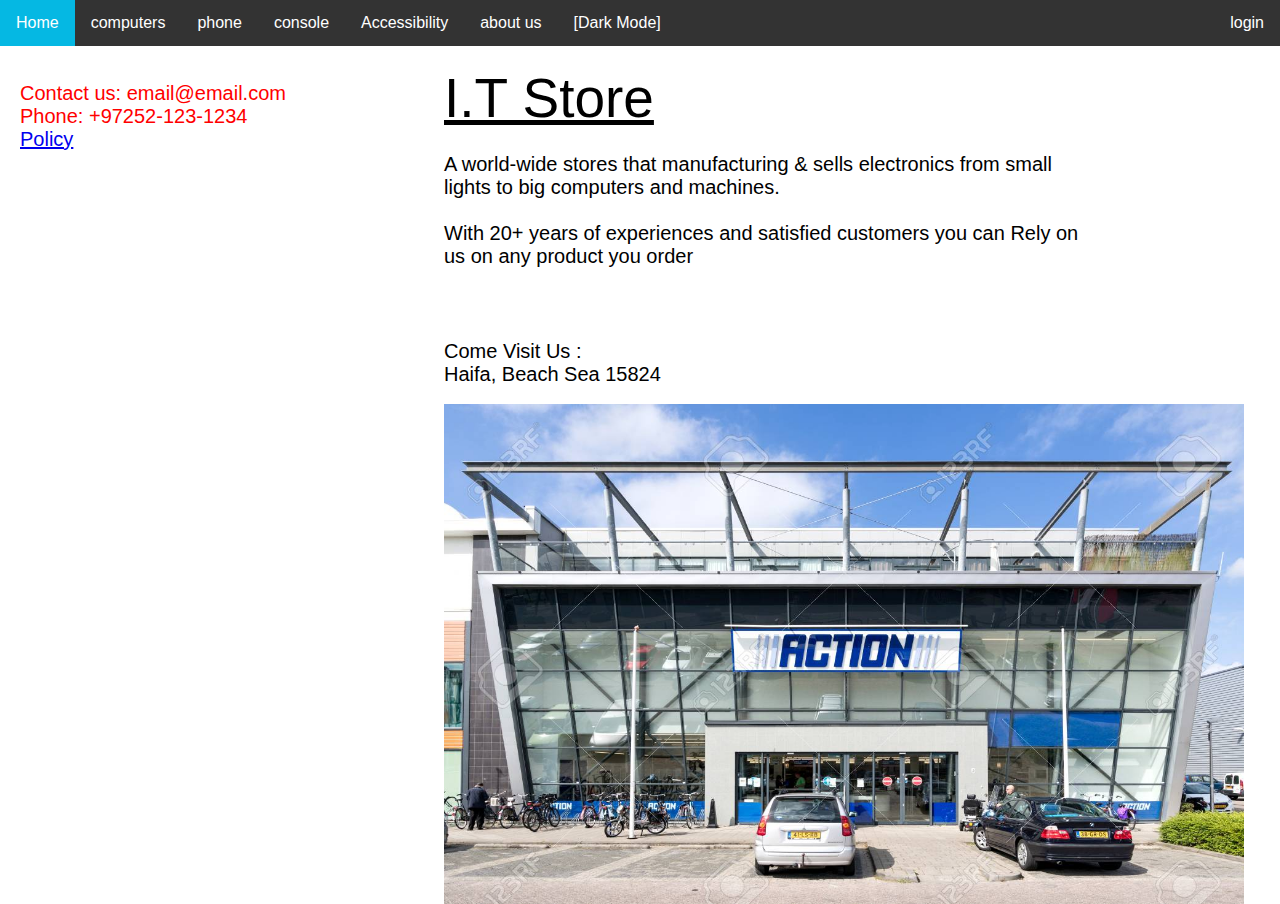
<file: about.html>
<html>

<head>
    <title>I.T Store</title>
    <link rel="stylesheet" type="text/css" href="style.css">
    <script>
        function myFunction() {
            var element = document.body;
            element.classList.toggle("dark-mode");
        }
    </script>
</head>

<body>
    <!-- Top navigation -->
    <div class="navbar">
        <a href="Index.php">Home</a>
        <div class="subnav">
            <button class="subnavbtn">computers <i class="fa fa-caret-down"></i></button>
            <div class="subnav-content">
                <a href="computers.html">labtob</a>
                <a href="#team">pc </a>
                <a href="#careers">pc parts</a>
            </div>
        </div>
        <div class="subnav">
            <button class="subnavbtn">phone <i class="fa fa-caret-down"></i></button>
            <div class="subnav-content">
                <a href="phones.html">smartphone</a>
                <a href="#deliver">tablet</a>
                <a href="#package">smart watch</a>
                <a href="#express">smsmartphones accessories </a>
            </div>
        </div>
        <div class="subnav">
            <button class="subnavbtn">console <i class="fa fa-caret-down"></i></button>
            <div class="subnav-content">
                <a href="#link1">sony playStation</a>
                <a href="#link2">xbox</a>
                <a href="#link3">nintendo switch</a>

            </div>
        </div>
        <a href="accessibility.html">Accessibility</a>
        <a href="about.html">about us</a>


        <a onclick="myFunction()">[Dark Mode]</a>

        <a id="login" href="login.php">login</a>

    </div>
    <!-- Top navigation -->


    <section>
        <nav>
            <ul>
                <about_Side>
                    <li>Contact us: email@email.com</li>
                    <li>Phone: +97252-123-1234</li>
                    <li><a href="#">Policy</a></li>
                    <about_Side>
            </ul>
        </nav>

        <article>
            <about_Title>I.T Store</about_Title>
            <about_Sub>
                <br><br> A world-wide stores that manufacturing & sells electronics from small lights to big computers and machines.
                <br><br> With 20+ years of experiences and satisfied customers you can Rely on us on any product you order
            </about_Sub>
            <br><br><br><br><br>
            <about_Sub>Come Visit Us :<br>Haifa, Beach Sea 15824</about_Sub><br><br>
            <img src="pics/front.jpg" height="500" width="800">

        </article>


    </section>




    <footer>
    </footer>


</body>

</html>
</file>
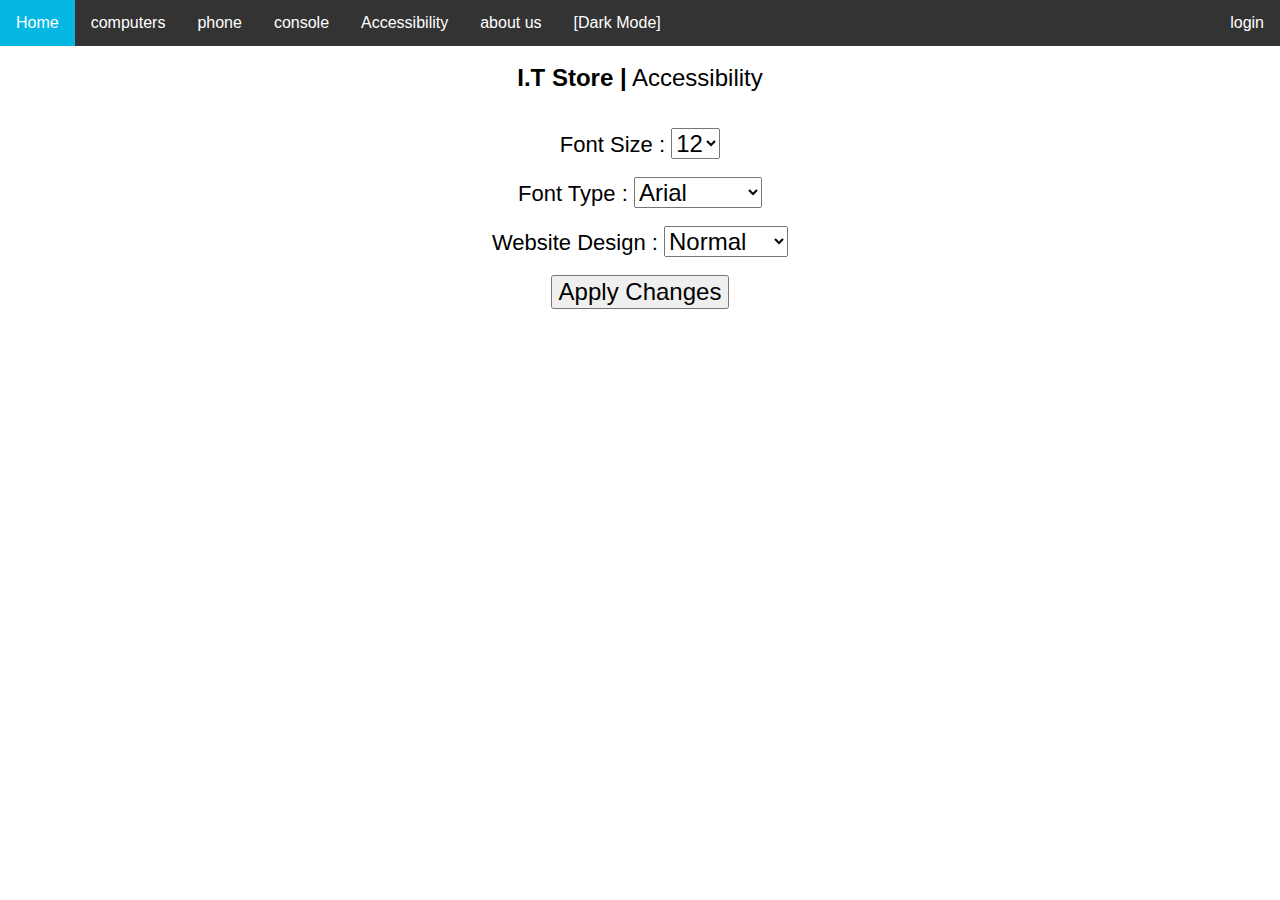
<file: accessibility.html>
<html>

<head>
    <title>Signup | I.T Store</title>
    <script>
        function myFunction() {
            var element = document.body;
            element.classList.toggle("dark-mode");
        }
    </script>
    <link id="pagestyle" rel="stylesheet" type="text/css" href="style.css">
</head>

<body>
    <center>
        <!-- Top navigation -->
        <div class="navbar">
            <a href="Index.php">Home</a>
            <div class="subnav">
                <button class="subnavbtn">computers <i class="fa fa-caret-down"></i></button>
                <div class="subnav-content">
                    <a href="computers.html">labtob</a>
                    <a href="#team">pc </a>
                    <a href="#careers">pc parts</a>
                </div>
            </div>
            <div class="subnav">
                <button class="subnavbtn">phone <i class="fa fa-caret-down"></i></button>
                <div class="subnav-content">
                    <a href="phones.html">smartphone</a>
                    <a href="#deliver">tablet</a>
                    <a href="#package">smart watch</a>
                    <a href="#express">smsmartphones accessories </a>
                </div>
            </div>
            <div class="subnav">
                <button class="subnavbtn">console <i class="fa fa-caret-down"></i></button>
                <div class="subnav-content">
                    <a href="#link1">sony playStation</a>
                    <a href="#link2">xbox</a>
                    <a href="#link3">nintendo switch</a>

                </div>
            </div>
            <a href="accessibility.html">Accessibility</a>
            <a href="about.html">about us</a>


            <a onclick="myFunction()">[Dark Mode]</a>

            <a id="login" href="login.php">login</a>

        </div>
        <!-- Top navigation -->


        <br>

        <div class="container">
            <nobr class="Accessibility_Title"><b>I.T Store |</b> Accessibility</nobr>
            <br>
            <br>
            <br>
            <access>Font Size : </access>
            <select class="Accessibility">
	  <option value="12">12</option>
	  <option value="14">14</option>
	  <option value="16">16</option>
	  <option value="18">18</option>
	  <option value="20">20</option>
	  <option value="22">22</option>
	  <option value="24">24</option>
	</select>
            <br><br>
            <access>Font Type : </access>
            <select class="Accessibility">
	  <option value="Arial">Arial</option>
	  <option value="Bold">Bold</option>
	  <option value="Italic"">Italic</option>
	  <option value="Italic-Bold">Italic-Bold</option>
	</select>
            <br><br>
            <access>Website Design : </access>
            <select class="Accessibility">
	  <option value="Normal">Normal</option>
	  <option value="DarkRed">Dark Red</option>
	</select>


            <br>
            <br>
            <button type="submit" class="Accessibility">Apply Changes</button>

        </div>



    </center>
</body>

</html>
</file>
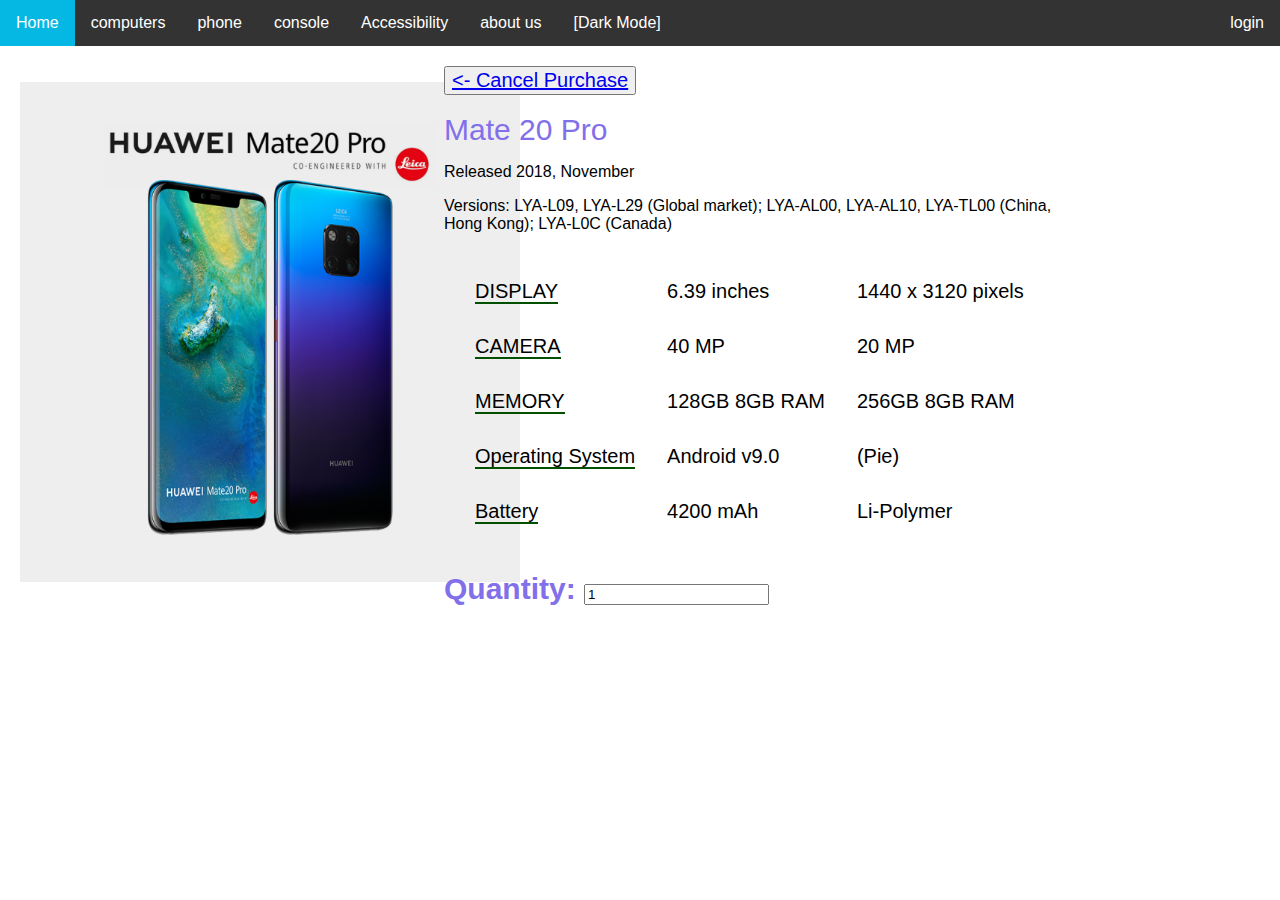
<file: cart.html>
<html>

<head>
    <title>Cart | I.T Store</title>

    </style>

    <body class="backgroundColor">
        <link rel="stylesheet" type="text/css" href="style.css">

        <!-- Top navigation -->
        <div class="navbar">
            <a href="Index.php">Home</a>
            <div class="subnav">
                <button class="subnavbtn">computers <i class="fa fa-caret-down"></i></button>
                <div class="subnav-content">
                    <a href="computers.html">labtob</a>
                    <a href="#team">pc </a>
                    <a href="#careers">pc parts</a>
                </div>
            </div>
            <div class="subnav">
                <button class="subnavbtn">phone <i class="fa fa-caret-down"></i></button>
                <div class="subnav-content">
                    <a href="phones.html">smartphone</a>
                    <a href="#deliver">tablet</a>
                    <a href="#package">smart watch</a>
                    <a href="#express">smsmartphones accessories </a>
                </div>
            </div>
            <div class="subnav">
                <button class="subnavbtn">console <i class="fa fa-caret-down"></i></button>
                <div class="subnav-content">
                    <a href="#link1">sony playStation</a>
                    <a href="#link2">xbox</a>
                    <a href="#link3">nintendo switch</a>

                </div>
            </div>
            <a href="accessibility.html">Accessibility</a>
            <a href="about.html">about us</a>


            <a onclick="myFunction()">[Dark Mode]</a>

            <a id="login" href="login.php">login</a>

        </div>
        <!-- Top navigation -->

        <section>
            <nav>
                <ul>
                    <img src="pics/mate20.png" width="500" height="500">
                </ul>
            </nav>

            <article>
                <button type="button" class="cancelPurchase"><a href="index.php"><- Cancel Purchase</a></button>
                <br><br>
                <ItemTitle>Mate 20 Pro</ItemTitle>
                <p class="ItemDes">Released 2018, November</p>
                <p class="ItemDes">Versions: LYA-L09, LYA-L29 (Global market); LYA-AL00, LYA-AL10, LYA-TL00 (China, Hong Kong); LYA-L0C (Canada)
                    <p>

                        <table class="ItemTable" border="0.1" cellspacing="30">
                            <tr>
                                <td>
                                    <UnderLine>DISPLAY</UnderLine>
                                </td>
                                <td>6.39 inches</td>
                                <td>1440 x 3120 pixels</td>
                            </tr>
                            <tr>
                                <td>
                                    <UnderLine>CAMERA</UnderLine>
                                </td>
                                <td>40 MP</td>
                                <td>20 MP</td>
                            </tr>
                            <tr>
                                <td>
                                    <UnderLine>MEMORY</UnderLine>
                                </td>
                                <td>128GB 8GB RAM</td>
                                <td>256GB 8GB RAM</td>

                            </tr>
                            <tr>
                                <td>
                                    <UnderLine>Operating System</UnderLine>
                                </td>
                                <td>Android v9.0</td>
                                <td>(Pie)</td>
                            </tr>
                            <tr>
                                <td>
                                    <UnderLine>Battery</UnderLine>
                                </td>
                                <td>4200 mAh</td>
                                <td>Li-Polymer</td>
                            </tr>

                        </table>
                        <br>
                        <b><ItemTitle>Quantity: </ItemTitle></b><input type="number" id="myNumber" value="1">




                        <footer>
                            <p></p>
                        </footer>


    </body>
</head>

</html>
</file>
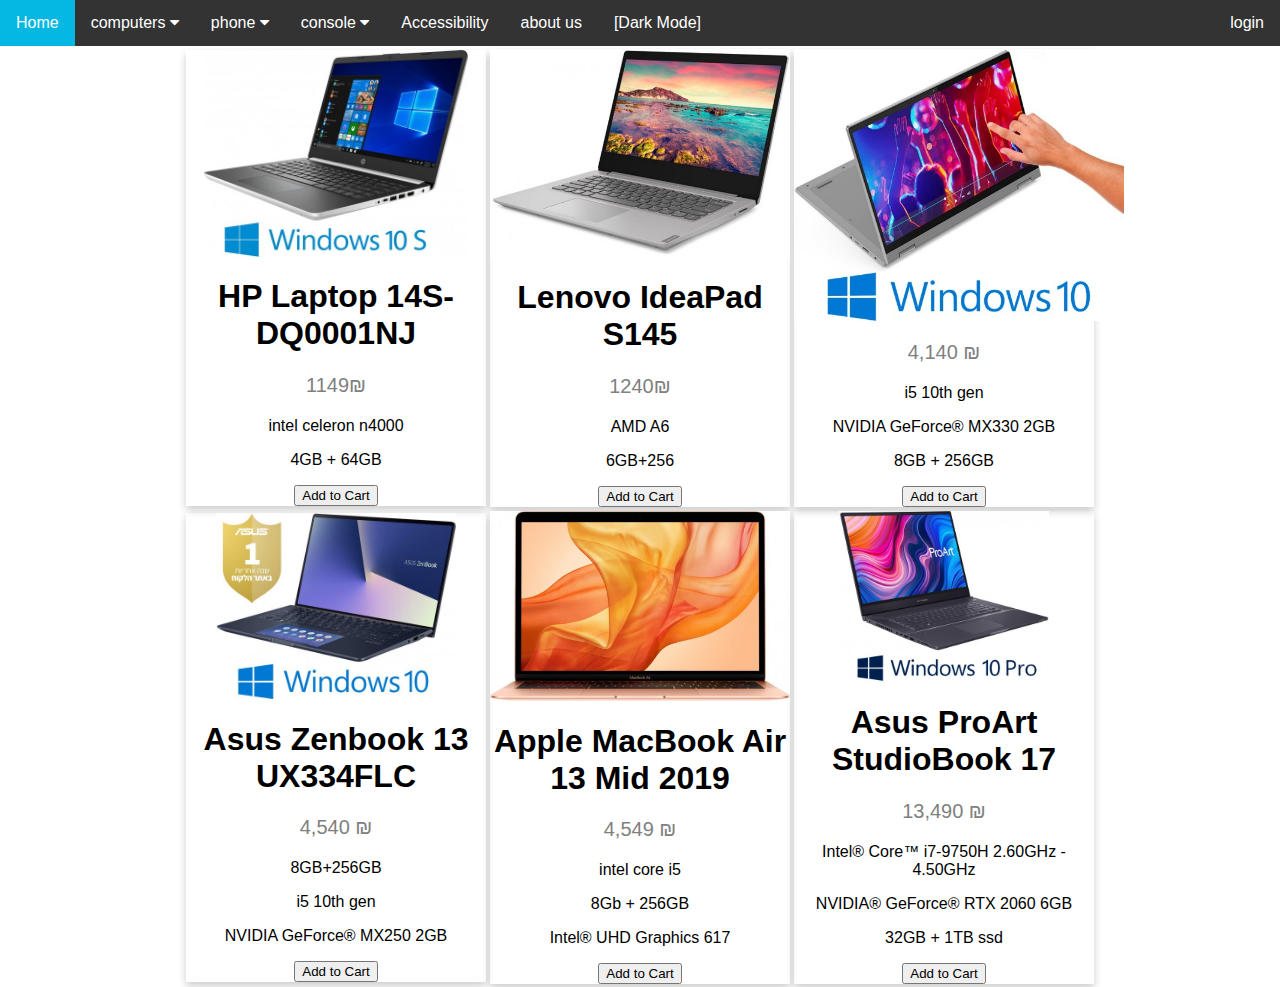
<file: computers.html>
<html>

<head>
    <title>I.T Store</title>

    <script>
        function myFunction() {
            var element = document.body;
            element.classList.toggle("dark-mode");
        }
    </script>
    <link rel="stylesheet" type="text/css" href="style.css">
</head>

<body>
    <!-- Top navigation -->
    <meta name="viewport" content="width=device-width, initial-scale=1">
    <link rel="stylesheet" href="https://cdnjs.cloudflare.com/ajax/libs/font-awesome/4.7.0/css/font-awesome.min.css">



    <div class="navbar">
        <a href="Index.php">Home</a>
        <div class="subnav">
            <button class="subnavbtn">computers <i class="fa fa-caret-down"></i></button>
            <div class="subnav-content">
                <a href="computers.html">labtob</a>
                <a href="pc.html">pc </a>
                <a href="#careers">pc parts</a>
            </div>
        </div>
        <div class="subnav">
            <button class="subnavbtn">phone <i class="fa fa-caret-down"></i></button>
            <div class="subnav-content">
                <a href="phones.html">smartphone</a>
                <a href="#deliver">tablet</a>
                <a href="#package">smart watch</a>
                <a href="#express">smsmartphones accessories </a>
            </div>
        </div>
        <div class="subnav">
            <button class="subnavbtn">console <i class="fa fa-caret-down"></i></button>
            <div class="subnav-content">
                <a href="#link1">sony playStation</a>
                <a href="#link2">xbox</a>
                <a href="#link3">nintendo switch</a>

            </div>
        </div>
        <a href="accessibility.html">Accessibility</a>
        <a href="about.html">about us</a>


        <a onclick="myFunction()">[Dark Mode]</a>

        <a id="login" href="login.php">login</a>

    </div>
    <!-- Top navigation -->
    <table align="center">
        <td>
            <div class="phone">
                <img src="pics/HP Laptop 14S-DQ0001NJ.jpg" style="width:88%">
                <h1>HP Laptop 14S-DQ0001NJ</h1>
                <p class="price">1149₪</p>
                <p>intel celeron n4000</p>
                <p>4GB + 64GB</p>
                <a href="cart.html">
                    <p><button>Add to Cart</button></p>
                </a>
            </div>
        </td>
        <td>
            <div class="phone">
                <img src="pics/Lenovo IdeaPad S145.jpg" style="width:100%">
                <h1>Lenovo IdeaPad S145</h1>
                <p class="price">1240₪</p>
                <p>AMD A6</p>
                <p>6GB+256</p>
                <a href="cart.html">
                    <p><button>Add to Cart</button></p>
                </a>
            </div>
        </td>
        <td>
            <div class="phone">
                <img src="pics/Lenovo IdeaPad Flex 5-14IIL.jpg" style="width:110%">
                <p class="price">4,140 ₪</p>
                <p>i5 10th gen</p>
                <p>NVIDIA GeForce® MX330 2GB</p>
                <p>8GB + 256GB</p>
                <a href="cart.html">
                    <p><button>Add to Cart</button></p>
                </a>
            </div>
        </td>
        </tr>

        <tr>
            <td>
                <div class="phone">
                    <img src="pics/Asus Zenbook 13 UX334FLC.jpg" style="width:80%">
                    <h1>Asus Zenbook 13 UX334FLC</h1>
                    <p class="price">4,540 ₪</p>
                    <p>8GB+256GB</p>
                    <p>i5 10th gen</p>
                    <p>NVIDIA GeForce® MX250 2GB</p>
                    <a href="cart.html">
                        <p><button>Add to Cart</button></p>
                    </a>
                </div>
            </td>
            <td>
                <div class="phone">
                    <img src="pics/Apple MacBook Air 13 Mid 2019.jpg" style="width:100%">
                    <h1>Apple MacBook Air 13 Mid 2019 </h1>
                    <p class="price">4,549 ₪</p>
                    <p>intel core i5</p>
                    <p>8Gb + 256GB</p>
                    <p>Intel® UHD Graphics 617</p>
                    <a href="cart.html">
                        <p><button>Add to Cart</button></p>
                    </a>
                </div>
            </td>
            <td>
                <div class="phone">
                    <img src="pics/Asus ProArt StudioBook 17.jpg" style="width:70%">
                    <h1>Asus ProArt StudioBook 17</h1>
                    <p class="price">13,490 ₪</p>
                    <p>Intel® Core™ i7-9750H 2.60GHz - 4.50GHz</p>
                    <p>NVIDIA® GeForce® RTX 2060 6GB</p>
                    <p>32GB + 1TB ssd</p>
                    <a href="cart.html">
                        <p><button>Add to Cart</button></p>
                    </a>
                </div>
            </td>
        </tr>
    </table>
</body>

</html>
</file>
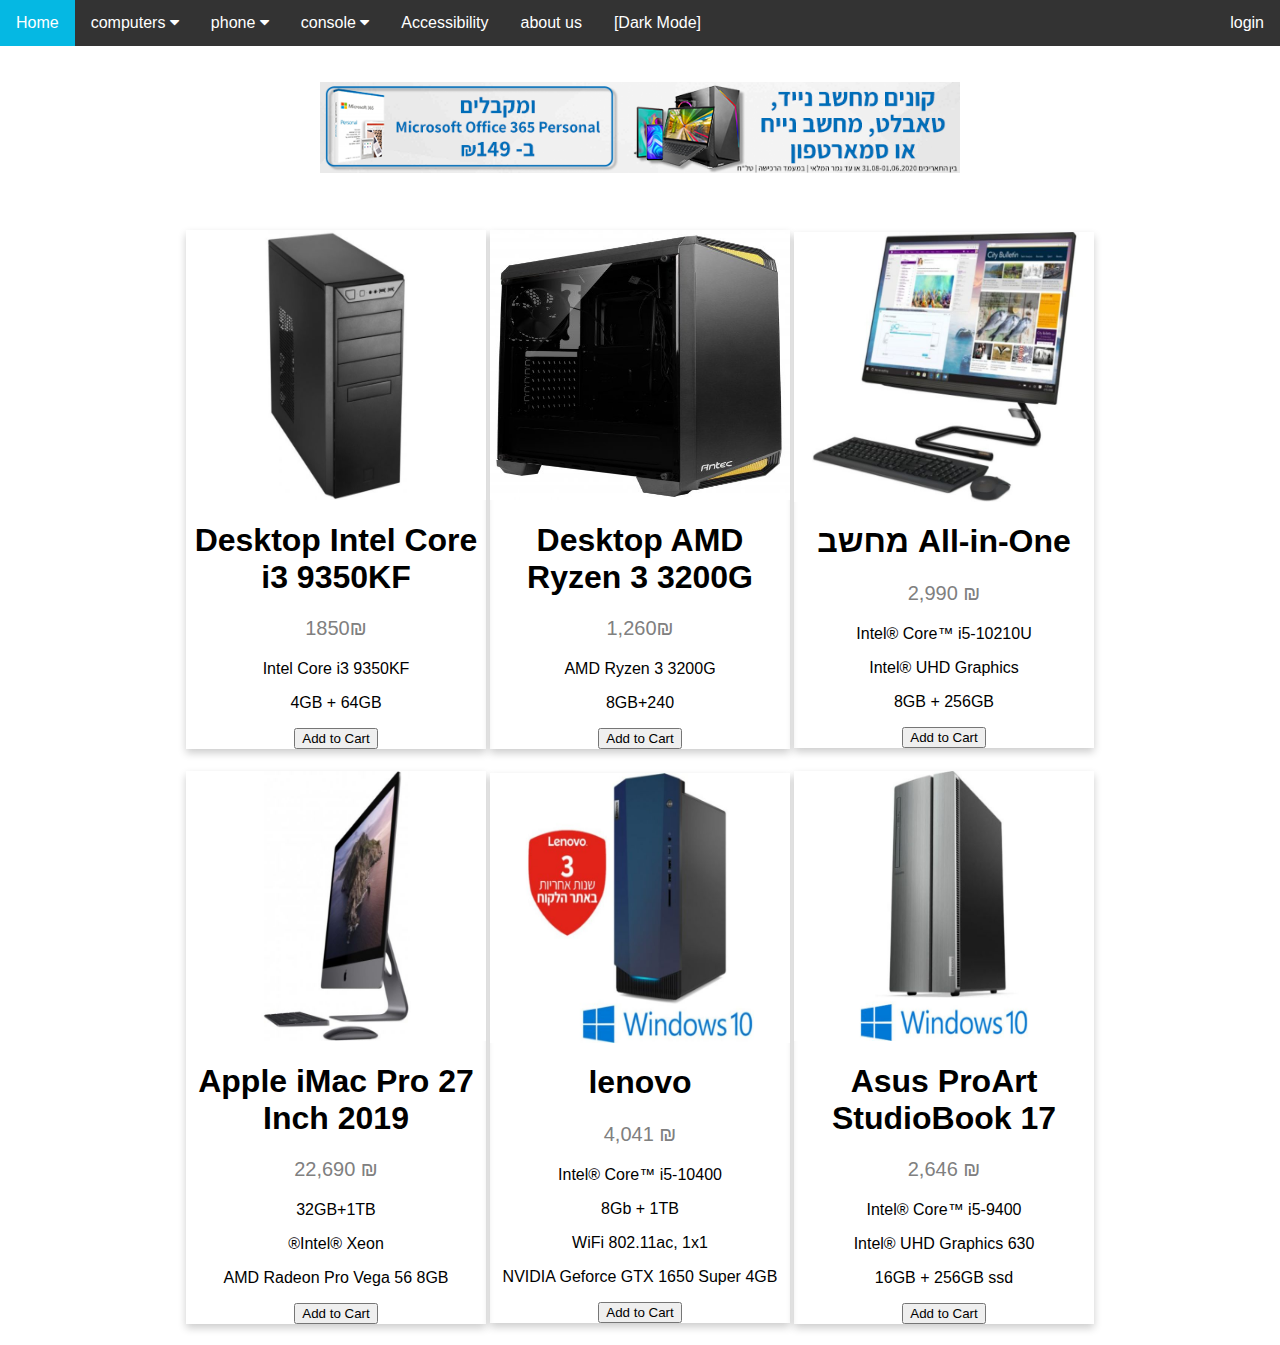
<file: pc.html>
<html>

<head>
    <title>I.T Store</title>

    <script>
        function myFunction() {
            var element = document.body;
            element.classList.toggle("dark-mode");
        }
    </script>
    <link rel="stylesheet" type="text/css" href="style.css">
</head>

<body>
    <!-- Top navigation -->
    <meta name="viewport" content="width=device-width, initial-scale=1">
    <link rel="stylesheet" href="https://cdnjs.cloudflare.com/ajax/libs/font-awesome/4.7.0/css/font-awesome.min.css">



    <div class="navbar">
        <a href="Index.php">Home</a>
        <div class="subnav">
            <button class="subnavbtn">computers <i class="fa fa-caret-down"></i></button>
            <div class="subnav-content">
                <a href="computers.html">labtob</a>
                <a href="pc.html">pc </a>
                <a href="#careers">pc parts</a>
            </div>
        </div>
        <div class="subnav">
            <button class="subnavbtn">phone <i class="fa fa-caret-down"></i></button>
            <div class="subnav-content">
                <a href="phones.html">smartphone</a>
                <a href="#">tablet</a>
                <a href="#">smart watch</a>
                <a href="#">smsmartphones accessories </a>
            </div>
        </div>
        <div class="subnav">
            <button class="subnavbtn">console <i class="fa fa-caret-down"></i></button>
            <div class="subnav-content">
                <a href="#link1">sony playStation</a>
                <a href="#link2">xbox</a>
                <a href="#link3">nintendo switch</a>

            </div>
        </div>
        <a href="accessibility.html">Accessibility</a>
        <a href="about.html">about us</a>


        <a onclick="myFunction()">[Dark Mode]</a>

        <a id="login" href="login.php">login</a>

    </div>
    <!-- Top navigation -->
    <br>
    <br>
    <style>
        .center {
            display: block;
            margin-left: auto;
            margin-right: auto;
            width: 50%;
        }
    </style>
    <img src="pics/pc/o2.png" class="center">


    <table align="center">
        <td>
            <div class="phone">
                <img src="pics/p1 (2).jpg" width="100%" height="270">
                <h1>Desktop Intel Core i3 9350KF</h1>
                <p class="price ">1850₪</p>
                <p>Intel Core i3 9350KF</p>
                <p>4GB + 64GB</p>
                <a href="cart.html ">
                    <p><button>Add to Cart</button></p>
                </a>
            </div>
        </td>
        <td>
            <div class="phone ">
                <img src="pics/pc/p2.jpg" width="100%" height="270">
                <h1>Desktop AMD Ryzen 3 3200G</h1>
                <p class="price ">1,260₪</p>
                <p>AMD Ryzen 3 3200G</p>
                <p>8GB+240</p>
                <a href="cart.html ">
                    <p><button>Add to Cart</button></p>
                </a>
            </div>
        </td>

        <br>
        <td>
            <div class="phone ">
                <img src="pics/pc/p3(1) (1).jpg" width="100%" height="270">
                <h1>מחשב All-in-One</h1>
                <p class="price ">2,990 ₪</p>
                <p>Intel® Core™ i5-10210U</p>
                <p> Intel® UHD Graphics</p>
                <p>8GB + 256GB</p>
                <a href="cart.html ">
                    <p><button>Add to Cart</button></p>
                </a>
            </div>
        </td>
        </tr>
        <br>
        <br>
        <td>
            <br>
            <div class="phone ">
                <img src="pics/pc/p4 (1).jpg" width="100%" height="270">
                <h1> Apple iMac Pro 27 Inch 2019</h1>
                <p class="price ">22,690 ₪</p>
                <p>32GB+1TB</p>
                <p>®Intel® Xeon</p>
                <p>AMD Radeon Pro Vega 56 8GB</p>
                <a href="cart.html ">
                    <p><button>Add to Cart</button></p>
                </a>
            </div>
        </td>
        <td>
            <br>
            <div class="phone ">
                <img src="pics/pc/p5 (1).jpg" width="100%" height="270">
                <h1>lenovo </h1>
                <p class="price ">4,041 ₪</p>
                <p>Intel® Core™ i5-10400</p>
                <p>8Gb + 1TB</p>
                <p> WiFi 802.11ac, 1x1</p>
                <p>NVIDIA Geforce GTX 1650 Super 4GB</p>
                <a href="cart.html ">
                    <p><button>Add to Cart</button></p>
                </a>
            </div>
        </td>
        <td>
            <br>
            <div class="phone ">
                <img src="pics/pc/p6 (1).jpg" width="100%" height="270">
                <h1>Asus ProArt StudioBook 17</h1>
                <p class="price ">2,646 ₪</p>
                <p>Intel® Core™ i5-9400 </p>
                <p>Intel® UHD Graphics 630</p>
                <p>16GB + 256GB ssd</p>
                <a href="cart.html ">
                    <p><button>Add to Cart</button></p>
                </a>
            </div>
        </td>
        </tr>

    </table>
    <br>
</body>

</html>
</file>
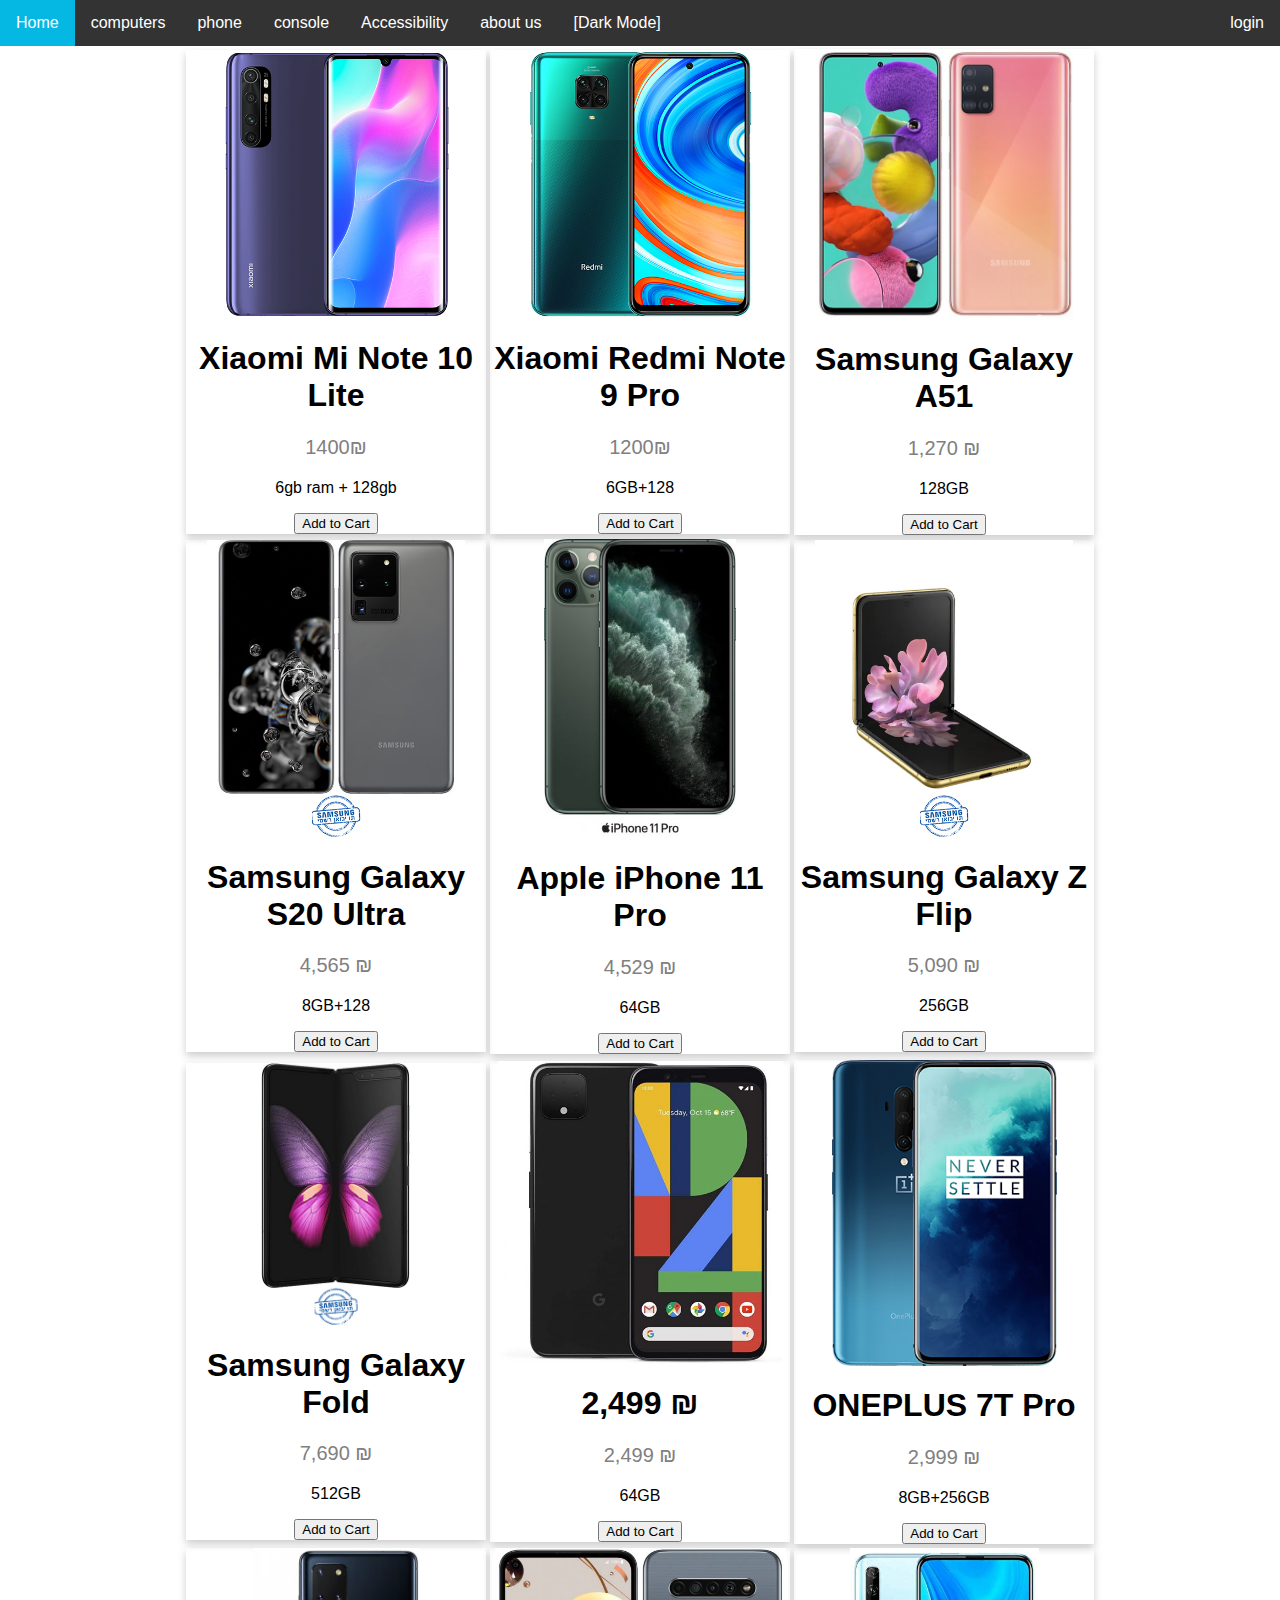
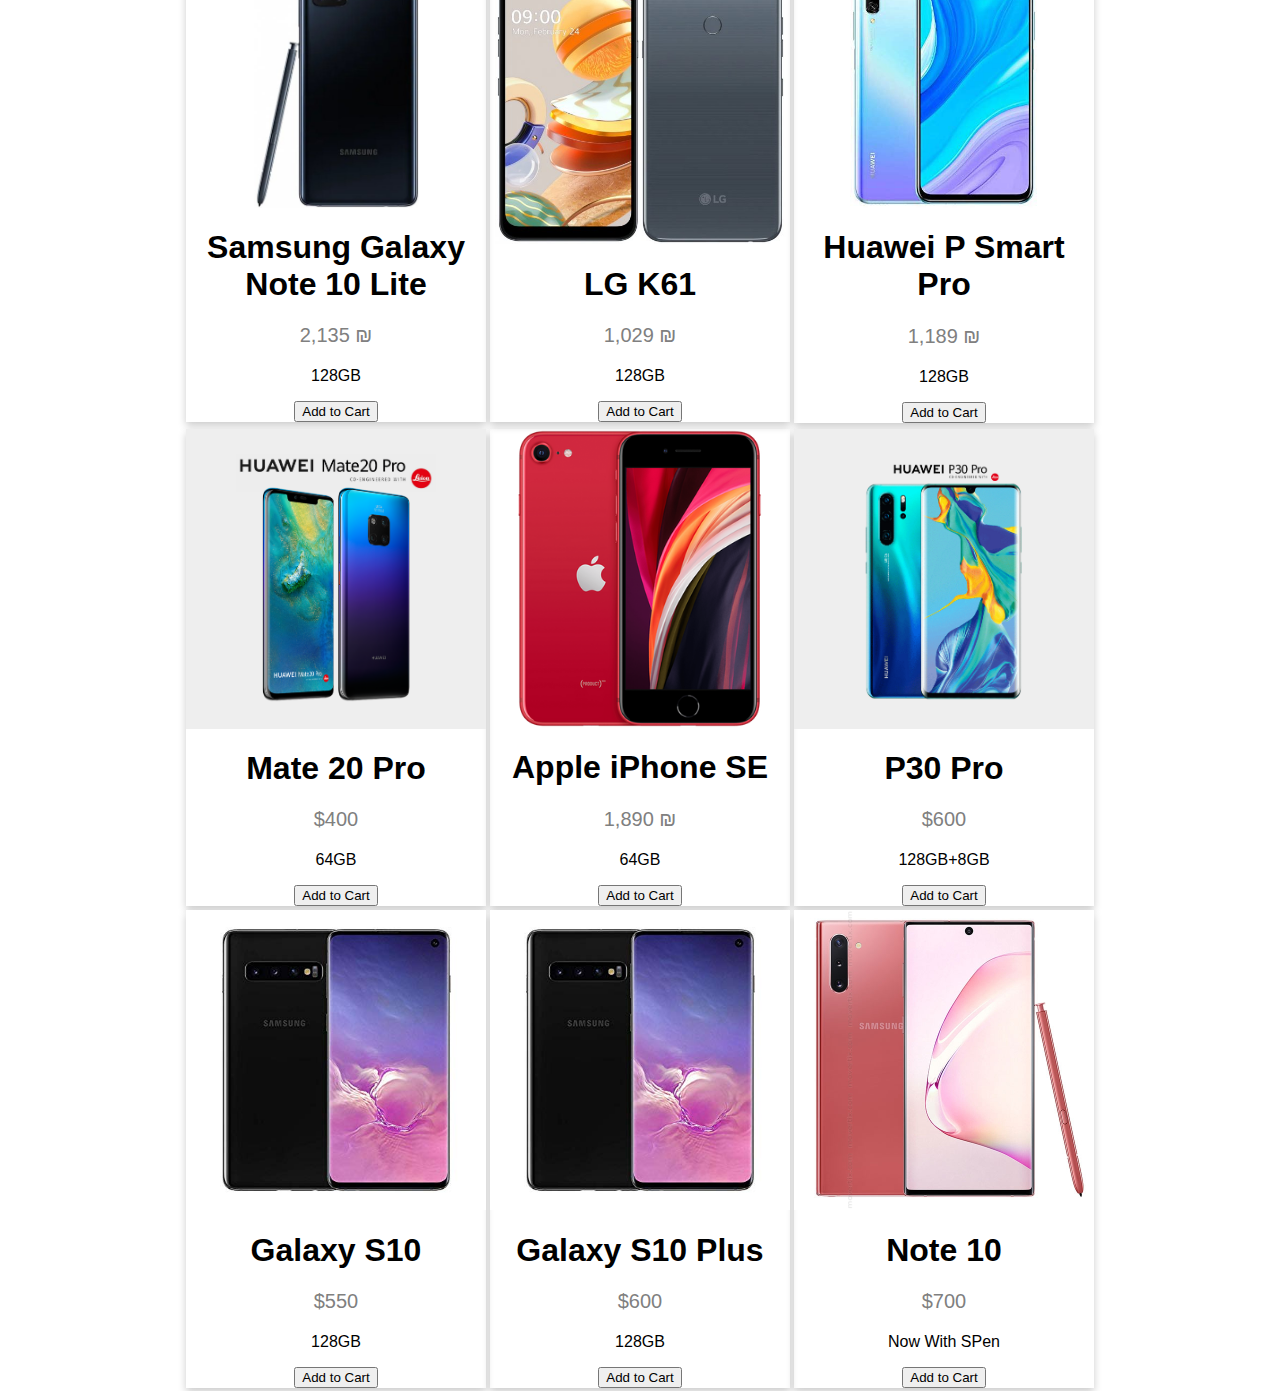
<file: phones.html>
<html>

<head>
    <title>IT Store</title>
    <script>
        function myFunction() {
            var element = document.body;
            element.classList.toggle("dark-mode");
        }
    </script>
    <link rel="stylesheet" type="text/css" href="style.css">
</head>

<body>
    <!-- Top navigation -->
    <div class="navbar">
        <a href="Index.php">Home</a>
        <div class="subnav">
            <button class="subnavbtn">computers <i class="fa fa-caret-down"></i></button>
            <div class="subnav-content">
                <a href="computers.html">labtob</a>
                <a href="pc.html">pc </a>
                <a href="#careers">pc parts</a>
            </div>
        </div>
        <div class="subnav">
            <button class="subnavbtn">phone <i class="fa fa-caret-down"></i></button>
            <div class="subnav-content">
                <a href="phones.html">smartphone</a>
                <a href="#deliver">tablet</a>
                <a href="#package">smart watch</a>
                <a href="#express">smsmartphones accessories </a>
            </div>
        </div>
        <div class="subnav">
            <button class="subnavbtn">console <i class="fa fa-caret-down"></i></button>
            <div class="subnav-content">
                <a href="#link1">sony playStation</a>
                <a href="#link2">xbox</a>
                <a href="#link3">nintendo switch</a>

            </div>
        </div>
        <a href="accessibility.html">Accessibility</a>
        <a href="about.html">about us</a>


        <a onclick="myFunction()">[Dark Mode]</a>

        <a id="login" href="login.php">login</a>

    </div>
    <!-- Top navigation -->
    <table align="center">
        <td>
            <div class="phone">
                <img src="pics/xiaomi mi note 10 lite.jpg" style="width:75%">
                <h1>Xiaomi Mi Note 10 Lite</h1>
                <p class="price">1400₪</p>
                <p>6gb ram + 128gb</p>
                <a href="cart.html">
                    <p><button>Add to Cart</button></p>
                </a>
            </div>
        </td>
        <td>
            <div class="phone">
                <img src="pics/xiaomi redmi note 9 pro.jpg" style="width:75%">
                <h1>Xiaomi Redmi Note 9 Pro</h1>
                <p class="price">1200₪</p>
                <p>6GB+128</p>
                <a href="cart.html">
                    <p><button>Add to Cart</button></p>
                </a>
            </div>
        </td>
        <td>
            <div class="phone">
                <img src="pics/Samsung Galaxy A51.jpg" style="width:86%">
                <h1>Samsung Galaxy A51 </h1>
                <p class="price">1,270 ₪</p>
                <p>128GB</p>
                <a href="cart.html">
                    <p><button>Add to Cart</button></p>
                </a>
            </div>
        </td>
        </tr>

        <tr>
            <td>
                <div class="phone">
                    <img src="pics/Samsung Galaxy S20 Ultra.jpg" style="width:86%">
                    <h1>Samsung Galaxy S20 Ultra</h1>
                    <p class="price">4,565 ₪</p>
                    <p>8GB+128</p>
                    <a href="cart.html">
                        <p><button>Add to Cart</button></p>
                    </a>
                </div>
            </td>
            <td>
                <div class="phone">
                    <img src="pics/Apple iPhone 11 Pro.jpg" style="width:64%">
                    <h1>Apple iPhone 11 Pro</h1>
                    <p class="price">4,529 ₪</p>
                    <p>64GB</p>
                    <a href="cart.html">
                        <p><button>Add to Cart</button></p>
                    </a>
                </div>
            </td>
            <td>
                <div class="phone">
                    <img src="pics/Samsung Galaxy Z Flip.jpg" style="width:86%">
                    <h1>Samsung Galaxy Z Flip</h1>
                    <p class="price">5,090 ₪</p>
                    <p>256GB</p>
                    <a href="cart.html">
                        <p><button>Add to Cart</button></p>
                    </a>
                </div>
            </td>
        </tr>
    </table>

    <table align="center">
        <td>
            <div class="phone">
                <img src="pics/Samsung Galaxy Fold.jpg" style="width:76%">
                <h1>Samsung Galaxy Fold</h1>
                <p class="price">7,690 ₪</p>
                <p>512GB</p>
                <a href="cart.html">
                    <p><button>Add to Cart</button></p>
                </a>
            </div>
        </td>
        <td>
            <div class="phone">
                <img src="pics/Google Pixel 4.jpg" style="width:95%">
                <h1>2,499 ₪</h1>
                <p class="price">2,499 ₪</p>
                <p>64GB</p>
                <a href="cart.html">
                    <p><button>Add to Cart</button></p>
                </a>
            </div>
        </td>
        <td>
            <div class="phone">
                <img src="pics/ONEPLUS 7T Pro.jpg" style="width:75%">
                <h1>ONEPLUS 7T Pro</h1>
                <p class="price">2,999 ₪</p>
                <p>8GB+256GB</p>
                <a href="cart.html">
                    <p><button>Add to Cart</button></p>
                </a>
            </div>
        </td>
        </tr>

        <tr>
            <td>
                <div class="phone">
                    <img src="pics/Samsung Galaxy Note 10 Lite.jpg" style="width:55%">
                    <h1>Samsung Galaxy Note 10 Lite</h1>
                    <p class="price">2,135 ₪</p>
                    <p>128GB</p>
                    <a href="cart.html">
                        <p><button>Add to Cart</button></p>
                    </a>
                </div>
            </td>
            <td>
                <div class="phone">
                    <img src="pics/LG K61.jpg" style="width:97%">
                    <h1>LG K61 </h1>
                    <p class="price">1,029 ₪ </p>
                    <p>128GB</p>
                    <a href="cart.html">
                        <p><button>Add to Cart</button></p>
                    </a>
                </div>
            </td>
            <td>
                <div class="phone">
                    <img src="pics/Huawei P Smart Pro.jpg" style="width:63%">
                    <h1>Huawei P Smart Pro</h1>
                    <p class="price">1,189 ₪</p>
                    <p>128GB</p>
                    <a href="cart.html">
                        <p><button>Add to Cart</button></p>
                    </a>
                </div>
            </td>
        </tr>
    </table>

    <table align="center">
        <td>
            <div class="phone">
                <img src="pics/mate20.png" style="width:100%">
                <h1>Mate 20 Pro</h1>
                <p class="price">$400</p>
                <p>64GB</p>
                <a href="cart.html">
                    <p><button>Add to Cart</button></p>
                </a>
            </div>
        </td>
        <td>
            <div class="phone">
                <img src="pics/Apple iPhone SE.jpg" style="width:82%">
                <h1>Apple iPhone SE</h1>
                <p class="price">1,890 ₪</p>
                <p>64GB</p>
                <a href="cart.html">
                    <p><button>Add to Cart</button></p>
                </a>
            </div>
        </td>
        <td>
            <div class="phone">
                <img src="pics/p30.png" style="width:100%">
                <h1>P30 Pro</h1>
                <p class="price">$600</p>
                <p>128GB+8GB</p>
                <a href="cart.html">
                    <p><button>Add to Cart</button></p>
                </a>
            </div>
        </td>
        </tr>

        <tr>
            <td>
                <div class="phone">
                    <img src="pics/s10.jpg" style="width:100%">
                    <h1>Galaxy S10</h1>
                    <p class="price">$550</p>
                    <p>128GB</p>
                    <a href="cart.html">
                        <p><button>Add to Cart</button></p>
                    </a>
                </div>
            </td>
            <td>
                <div class="phone">
                    <img src="pics/s10.jpg" style="width:100%">
                    <h1>Galaxy S10 Plus</h1>
                    <p class="price">$600</p>
                    <p>128GB</p>
                    <a href="cart.html">
                        <p><button>Add to Cart</button></p>
                    </a>
                </div>
            </td>
            <td>
                <div class="phone">
                    <img src="pics/note10.jpg" style="width:100%">
                    <h1>Note 10</h1>
                    <p class="price">$700</p>
                    <p>Now With SPen</p>
                    <a href="cart.html">
                        <p><button>Add to Cart</button></p>
                    </a>
                </div>
            </td>
        </tr>
    </table>
</body>

</html>
</file>
<file: style.css>
/*Style for NavBar*/

body {
    font-family: Arial, Helvetica, sans-serif;
    margin: 0;
}

.navbar {
    overflow: hidden;
    background-color: #333;
}

.navbar a {
    float: left;
    font-size: 16px;
    color: white;
    text-align: center;
    padding: 14px 16px;
    text-decoration: none;
}

.subnav {
    float: left;
    overflow: hidden;
}

.subnav .subnavbtn {
    font-size: 16px;
    border: none;
    outline: none;
    color: white;
    padding: 14px 16px;
    background-color: inherit;
    font-family: inherit;
    margin: 0;
}

.navbar a:hover,
.subnav:hover .subnavbtn {
    background-color: #05B8E3;
}

.subnav-content {
    display: none;
    position: absolute;
    left: 0;
    background-color: #05B8E3;
    width: 100%;
    z-index: 1;
}

.subnav-content a {
    float: left;
    color: white;
    text-decoration: none;
}

.subnav-content a:hover {
    background-color: #eee;
    color: black;
}

.subnav:hover .subnav-content {
    display: block;
}

#login {
    float: right;
}

#signup {
    float: right;
}


/* Responsive navigation menu (for mobile devices) */

@media screen and (max-width: 600px) {
    .topnav a,
    .topnav-right {
        float: none;
        display: block;
    }
    .topnav-centered a {
        position: relative;
        top: 0;
        left: 0;
        transform: none;
    }
}


/*Style for NavBar*/


/*Dark Mode*/

.dark-mode {
    background-color: #333;
    color: white;
}

body {
    margin: 0;
    background-color: white;
}

.header {
    background-color: #f1f1f1;
    padding: 0px;
    text-align: center;
}

.phone {
    box-shadow: 0 4px 8px 0 rgba(0, 0, 0, 0.2);
    max-width: 300px;
    margin: auto;
    text-align: center;
    font-family: arial;
}

.price {
    color: gray;
    font-size: 20px;
}

nav {
    float: left;
    width: 30%;
    height: 300px;
    /* only for demonstration, should be removed */
    padding: 20px;
}

nav ul {
    list-style-type: none;
    padding: 0;
}

article {
    float: left;
    padding: 20px;
    width: 50%;
    height: 300px;
    /* only for demonstration, should be removed */
}

section:after {
    content: "";
    display: table;
    clear: both;
}

footer {
    padding: 10px;
    text-align: center;
    color: black;
}

optgroup {
    font-size: 14px;
}

.Accessibility_Title {
    font-size: 24px;
    font-style: bold;
    color: black;
}

.Accessibility {
    font-size: 24px;
    font-style: bold;
    color: black;
}

.SignupAndLogin_Head {
    font-size: 24px;
    font-style: bold;
    color: black;
}

UnderLine {
    border-bottom: 2px solid #005000;
}

SignupReqs {
    font-size: 20px
}

.SignupReqs_Fields {
    text-align: center;
    font-size: 18px;
    color: black;
}

about_Side {
    color: red;
    font-size: 20px;
}

about_Title {
    color: black;
    font-size: 55px;
    text-decoration: underline;
}

about_Sub {
    color: black;
    font-size: 20px;
}

ItemTitle {
    color: #8270EA;
    font-size: 30px;
}

access {
    font-size: 22px;
}

.ItemDes {
    font-size: 16px;
    color: black;
}

.cancelPurchase {
    font-size: 20px;
    color: black;
}

.ItemTable {
    color: black;
    font-size: 20px;
}
</file>
